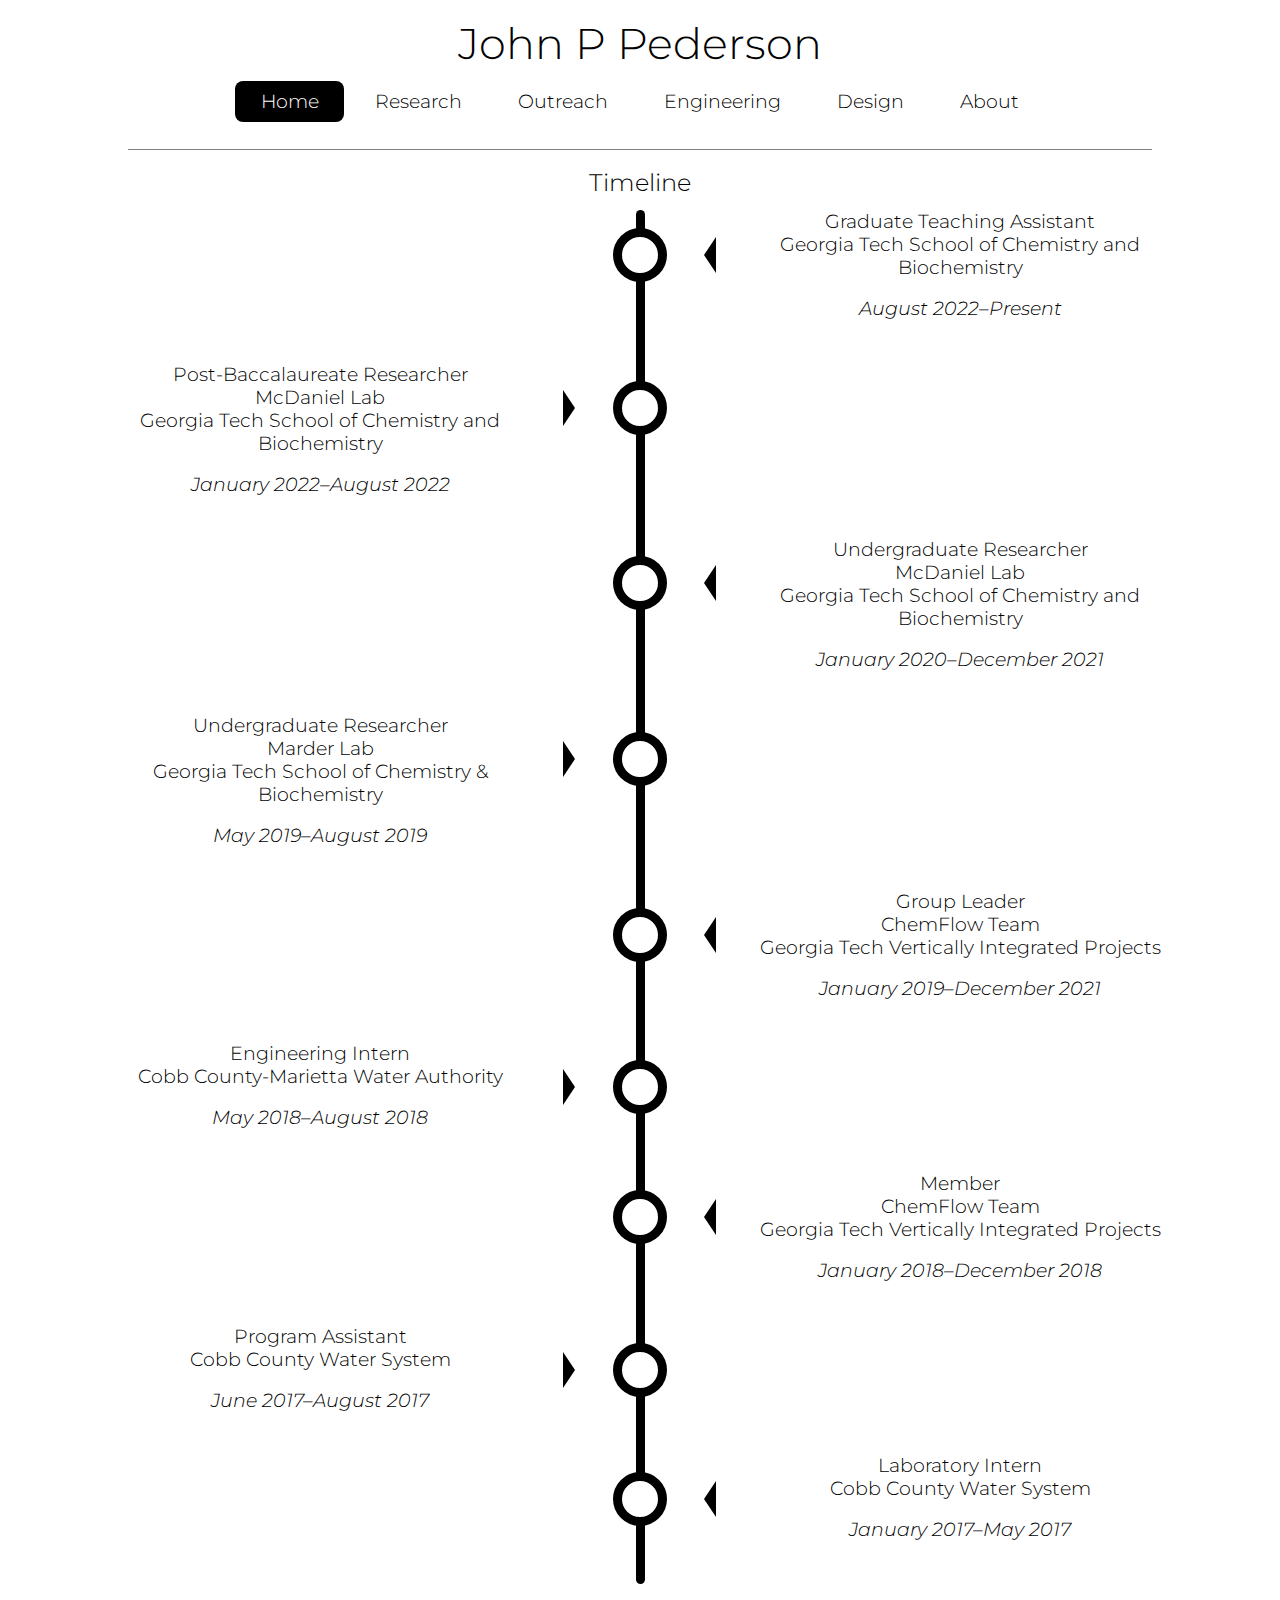
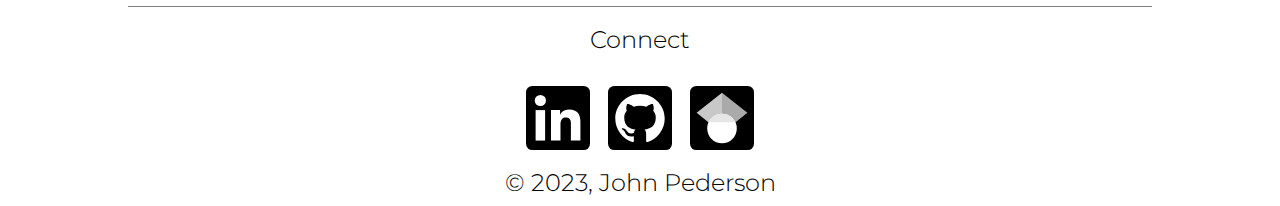
<file: index.html>
<!DOCTYPE html>
<html lang="en">
    <head>
        <meta charset="utf-8">
        <title>John P Pederson Portfolio</title>
        <link media="screen and (orientation:portrait)"
            href="styles/main_narrow.css" type="text/css" rel="stylesheet">
        <link media="screen and (orientation:landscape)" href="styles/main.css"
            type="text/css" rel="stylesheet">
    </head>
    <body>
        <div class="wrapper">
            <div class="header">
                <h1>John P Pederson</h1>
                <div class="menu">
                    <div class="menu_items">
                        <a href="index.html" style="text-decoration:none" class="current_page">Home</a>
                        <a href="research.html" style="text-decoration:none">Research</a>
                        <a href="outreach.html" style="text-decoration:none">Outreach</a>
                        <a href="engineering.html" style="text-decoration:none">Engineering</a>
                        <a href="design.html" style="text-decoration:none">Design</a>
                        <a href="about.html" style="text-decoration:none">About</a>
                    </div>
                </div>
            </div>
            <div class="bio">
                <hr>
            </div>
            <h3>Timeline</h3>
            <div class="timeline">
                <div class="container right">
                    <div class="content">
                        <span class="hover" data-hover="In addition to his grading, recitation, and 
                        office hours responsibilities, John wanted to make organic chemistry even 
                        more accessible to his students. He did this by designing motivated diagrams 
                        explaining concepts that caused confusion. He also gave lecture to a class of 
                        170 students and lead the proctoring team through several exams.">
                            <h4>Graduate Teaching Assistant<br>Georgia Tech School of Chemistry and
                            Biochemistry</h4>
                            <h5>August 2022&ndash;Present</h5>
                        </span>
                    </div>
                </div>
                <div class="container left">
                    <div class="content">
                        <span class="hover" data-hover="After graduating from Georgia Tech with his 
                        B.S. ChBE, John continued to develop the QM/MM/PME method that he had worked on 
                        as an undergraduate. He published a first-author paper describing the method for 
                        single-point energy calculations, and he started to implement analytical force 
                        evaluations so that full simulations could be run with the method. He also 
                        optimized C++ code in Psi4, a popular quantum chemistry package, for UKS 
                        computations, leading to a 7x speedup for small molecules.">
                            <h4>Post-Baccalaureate Researcher<br>McDaniel Lab<br>Georgia Tech School
                            of Chemistry and Biochemistry</h4>
                            <h5>January 2022&ndash;August 2022</h5>
                        </span>
                    </div>
                </div>
                <div class="container right">
                    <div class="content">
                        <span class="hover" data-hover="John started his work in computational chemistry 
                        having no formal understanding of quantum mechanics, statistical mechanics, or 
                        molecular dynamics, although his education as a chemical engineer helped him to 
                        pick up these new frameworks and formalisms quickly. He began work on his own 
                        project developing a new hybrid quantum mechanics/molecular mechanics (QM/MM) method 
                        which incorporated long-range electrostatics directly into the QM computation: 
                        QM/MM/PME. His development of this accurate and efficient multiscale model was driven 
                        by a desire to make safe and sustainable electrochemistry more accessible.">
                            <h4>Undergraduate Researcher<br>McDaniel Lab<br>Georgia Tech School of
                            Chemistry and Biochemistry</h4>
                            <h5>January 2020&ndash;December 2021</h5>
                        </span>
                    </div>
                </div>
                <div class="container left">
                    <div class="content">
                        <span class="hover" data-hover="In his second summer at Georgia Tech, John became 
                        an undergraduate researcher for Professor Seth Marder, where he helped design a 
                        multistep synthesis for a novel electrochromic compound. In this role, he performed 
                        myriad methods of separation (solvent-solvent extraction), isolation (column 
                        chromatography), purification (rotovap, vacuum evaporation, recrystallization), and 
                        characterization (TLC, NMR).">
                            <h4>Undergraduate Researcher<br>Marder Lab<br>Georgia Tech School of
                            Chemistry & Biochemistry</h4>
                            <h5>May 2019&ndash;August 2019</h5>
                        </span>
                    </div>
                </div>
                <div class="container right">
                    <div class="content">
                        <span class="hover" data-hover="After two semesters with the ChemFlow Team, John took 
                        on a leadership role in the propranolol project. He trained 8 new team members and 
                        undergraduate researchers in laboratory protocols and helped to supervise optimization 
                        of the standard batch reaction. He also designed and presented a poster describing the 
                        team's research at the 2019 National Conference on Undergraduate Research in Kennesaw, 
                        Georgia. He present this research at numerous recruitment events and at a 
                        reception for the College of Engineering Advisory Board.">
                            <h4>Group Leader<br>ChemFlow Team<br>Georgia Tech Vertically Integrated Projects</h4>
                            <h5>January 2019&ndash;December 2021</h5>
                        </span>
                    </div>
                </div>
                <div class="container left">
                    <div class="content">
                        <span class="hover" data-hover="After his first year at Georgia Tech, John became a summer 
                        engineering intern at the Cobb County-Marietta Water Authority, where he developed a machine 
                        learning algorithm to predict daily water demand to within 4% accuracy for system capable of 
                        producing 172 million gallons daily. Additionally, he created an application to generate 
                        interactive 3D graphs to visualize water quality throughout plant processes, created a 
                        Microsoft Access database of diurnal demand data, and curated countywide blow-off valve data 
                        using GIS and as-built drawings for a valve replacement program.">
                            <h4>Engineering Intern<br>Cobb County-Marietta Water Authority</h4>
                            <h5>May 2018&ndash;August 2018</h5>
                        </span>
                    </div>
                </div>
                <div class="container right">
                    <div class="content">
                        <span class="hover" data-hover="In his second semester at Georgia Tech, John joined the ChemFlow 
                        Team, a peer-led independent research team which focuses on adapting industrial batch reactions 
                        to safer and greener flow operation. In this capacity, John learned to operate flow reactor pumps, 
                        prepare synthetic reagents, and perform batch reactions for the protonation of diphenyldiazomethane 
                        with benzoic acids. He also helped to spearhead a project adapting the synthesis of propranolol 
                        to in-flow operation.">
                            <h4>Member<br>ChemFlow Team<br>Georgia Tech Vertically Integrated Projects</h4>
                            <h5>January 2018&ndash;December 2018</h5>
                        </span>
                    </div>
                </div>
                <div class="container left">
                    <div class="content">
                        <span class="hover" data-hover="After graduating high school, John continued working at the Cobb 
                        County Water System in a laboratory role. As program assistant, John performed water quality tests 
                        on wastewater, stormwater, stream water, and industrial discharge samples. In addition to the tests 
                        that he learned to perform as an intern, he learned to perform dissolved oxygen and TLV tests and 
                        how to prepare dechlorinating solution and fecal coliform culture medium. John also performed monthly 
                        fire and chemical safety inspections, equipment calibrations, and quality control documentation for 
                        the solids laboratory. He also trained and supervised 2 interns in the solids laboratory.">
                            <h4>Program Assistant<br>Cobb County Water System</h4>
                            <h5>June 2017&ndash;August 2017</h5>
                        </span>
                    </div>
                </div>
                <div class="container right">
                    <div class="content">
                        <span class="hover" data-hover="John worked as a laboratory intern at the Cobb County Water System, 
                        where he learned to perform water quality tests, such as conductivity, pH, TSS, turbidity, and 
                        fecal coliform. He performed these tests on stormwater and stream water samples, and he also 
                        participated in sampling events in the field. John also performed a statistical investigation of 
                        wastewater metals content using non-parametric tests of difference.">
                            <h4>Laboratory Intern<br>Cobb County Water System</h4>
                            <h5>January 2017&ndash;May 2017</h5>
                        </span>
                    </div>
                </div>
            </div>
            <div class="footer">
                <hr>
                <h3>Connect</h3>
                <div class="social_media">
                    <a href="https://www.linkedin.com/in/johnppederson/" target="_blank"><img class="svg" src="assets/linkedin.svg" alt="LinkedIn link"></a>
                    <a href="https://github.com/johnppederson" target="_blank"><img class="svg" src="assets/github.svg" alt="GitHub link"></a>
                    <a href="https://scholar.google.com/citations?user=TrhHzIwAAAAJ&hl=en" target="_blank"><img class="svg" src="assets/google_scholar.svg" alt="Google Scholar link"></a>
                </div>
                <h2>&copy; 2023, John Pederson</h2>
            </div>
        </div>
    </body>
    <!--<script src="scripts/main.js" type="text/javascript"></script>-->
</html>
</file>
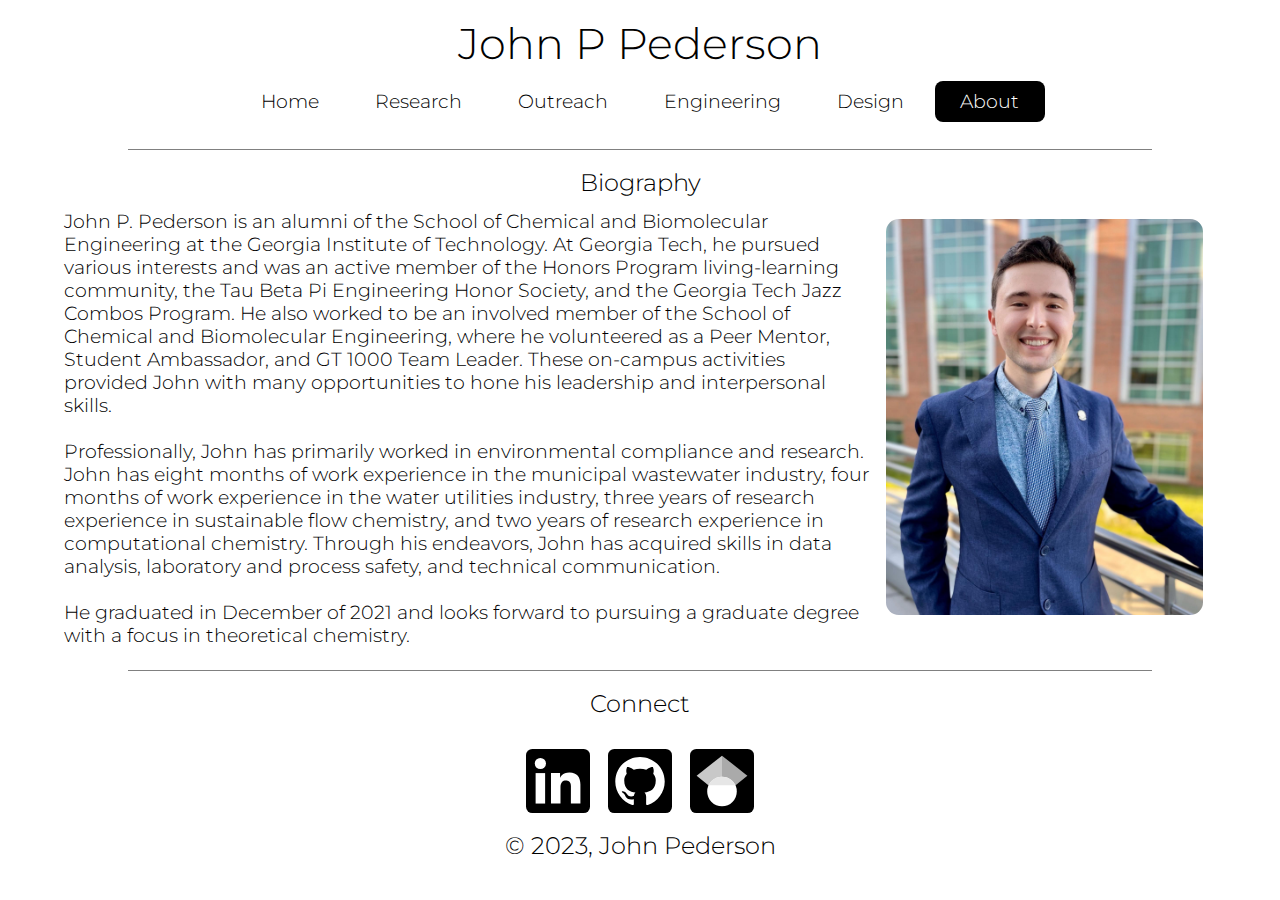
<file: about.html>
<!DOCTYPE html>
<html lang="en">
    <head>
        <meta charset="utf-8">
        <title>John P Pederson Portfolio</title>
        <link media="screen and (orientation:portrait)"
            href="styles/main_narrow.css" type="text/css" rel="stylesheet">
        <link media="screen and (orientation:landscape)" href="styles/main.css"
            type="text/css" rel="stylesheet">
    </head>
    <body>
        <div class="wrapper">
            <div class="header">
                <h1>John P Pederson</h1>
                <div class="menu">
                    <div class="menu_items">
                        <a href="index.html" style="text-decoration:none">Home</a>
                        <a href="research.html" style="text-decoration:none">Research</a>
                        <a href="outreach.html" style="text-decoration:none">Outreach</a>
                        <a href="engineering.html" style="text-decoration:none">Engineering</a>
                        <a href="design.html" style="text-decoration:none">Design</a>
                        <a href="about.html" style="text-decoration:none" class="current_page">About</a>
                    </div>
                </div>
            </div>
            <div class="bio">
                <hr>
                <h3>Biography</h3>
                <p>
                    <img class="portrait" src="assets/portrait.JPG" align="right">
                    John P. Pederson is an alumni of the School of Chemical and Biomolecular 
                    Engineering at the Georgia Institute of Technology. At Georgia Tech, he pursued
                    various interests and was an active member of the Honors Program living-learning
                    community, the Tau Beta Pi Engineering Honor Society, and the Georgia Tech Jazz
                    Combos Program. He also worked to be an involved member of the School of Chemical
                    and Biomolecular Engineering, where he volunteered as a Peer Mentor, Student
                    Ambassador, and GT 1000 Team Leader. These on-campus activities provided John
                    with many opportunities to hone his leadership and interpersonal skills.
                    <br><br>
                    Professionally, John has primarily worked in environmental compliance and
                    research. John has eight months of work experience in the municipal wastewater
                    industry, four months of work experience in the water utilities industry, three
                    years of research experience in sustainable flow chemistry, and two years of
                    research experience in computational chemistry. Through his endeavors, John has
                    acquired skills in data analysis, laboratory and process safety, and technical
                    communication. 
                    <br><br>
                    He graduated in December of 2021 and looks forward to pursuing a graduate degree
                    with a focus in theoretical chemistry.
                </p>
            </div>
            <div class="footer">
                <hr>
                <h3>Connect</h3>
                <div class="social_media">
                    <a href="https://www.linkedin.com/in/johnppederson/" target="_blank"><img class="svg" src="assets/linkedin.svg" alt="LinkedIn link"></a>
                    <a href="https://github.com/johnppederson" target="_blank"><img class="svg" src="assets/github.svg" alt="GitHub link"></a>
                    <a href="https://scholar.google.com/citations?user=TrhHzIwAAAAJ&hl=en" target="_blank"><img class="svg" src="assets/google_scholar.svg" alt="Google Scholar link"></a>
                </div>
                <h2>&copy; 2023, John Pederson</h2>
            </div>
        </div>
    </body>
    <!--<script src="scripts/main.js" type="text/javascript"></script>-->
</html>
</file>
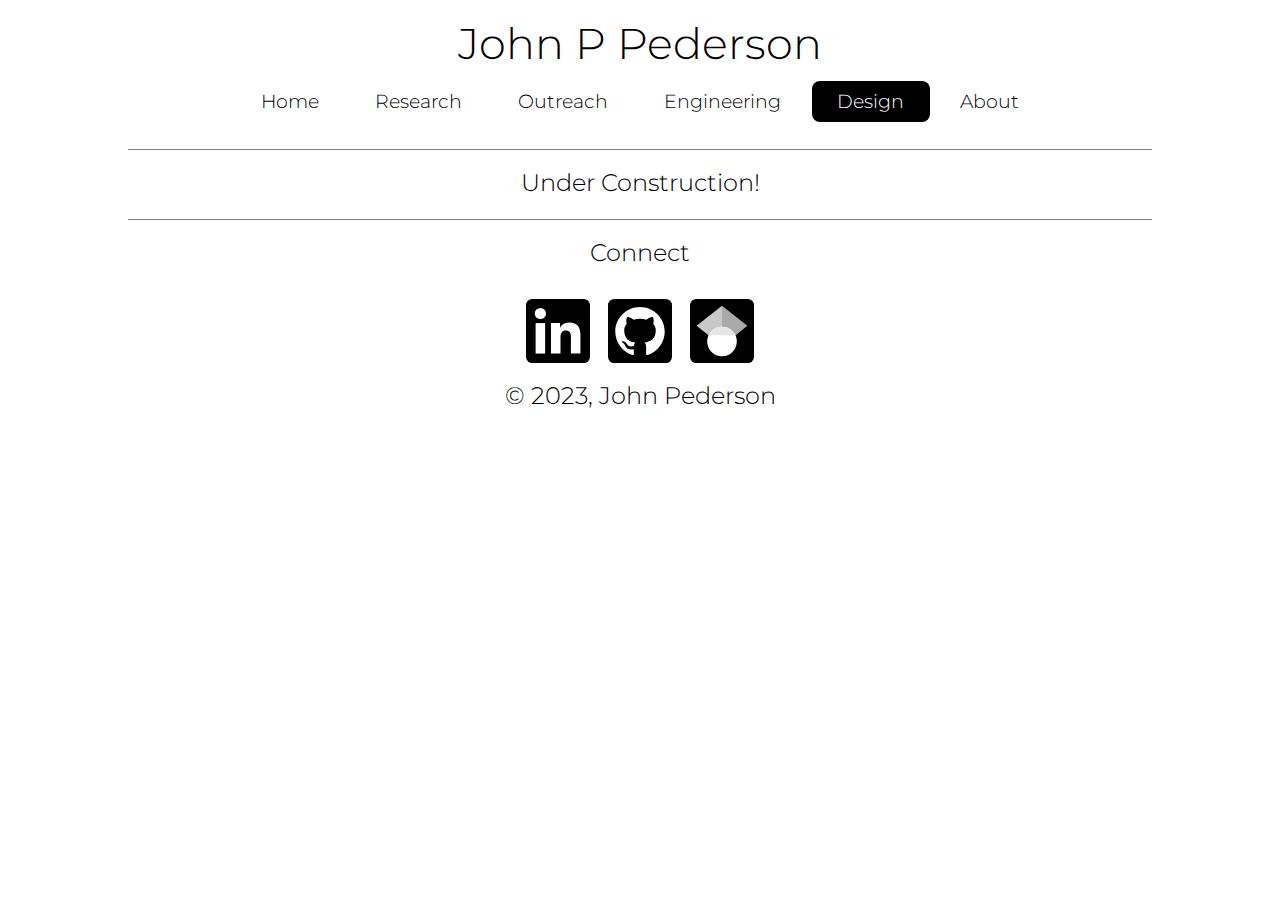
<file: design.html>
<!DOCTYPE html>
<html lang="en">
    <head>
        <meta charset="utf-8">
        <title>John P Pederson Portfolio</title>
        <link media="screen and (orientation:portrait)"
            href="styles/main_narrow.css" type="text/css" rel="stylesheet">
        <link media="screen and (orientation:landscape)" href="styles/main.css"
            type="text/css" rel="stylesheet">
    </head>
    <body>
        <div class="wrapper">
            <div class="header">
                <h1>John P Pederson</h1>
                <div class="menu">
                    <div class="menu_items">
                        <a href="index.html" style="text-decoration:none">Home</a>
                        <a href="research.html" style="text-decoration:none">Research</a>
                        <a href="outreach.html" style="text-decoration:none">Outreach</a>
                        <a href="engineering.html" style="text-decoration:none">Engineering</a>
                        <a href="design.html" style="text-decoration:none" class="current_page">Design</a>
                        <a href="about.html" style="text-decoration:none">About</a>
                    </div>
                </div>
            </div>
            <div class="bio">
                <hr>
                <h3>Under Construction!</h3>
            </div>
            <div class="footer">
                <hr>
                <h3>Connect</h3>
                <div class="social_media">
                    <a href="https://www.linkedin.com/in/johnppederson/" target="_blank"><img class="svg" src="assets/linkedin.svg" alt="LinkedIn link"></a>
                    <a href="https://github.com/johnppederson" target="_blank"><img class="svg" src="assets/github.svg" alt="GitHub link"></a>
                    <a href="https://scholar.google.com/citations?user=TrhHzIwAAAAJ&hl=en" target="_blank"><img class="svg" src="assets/google_scholar.svg" alt="Google Scholar link"></a>
                </div>
                <h2>&copy; 2023, John Pederson</h2>
            </div>
        </div>
    </body>
    <!--<script src="scripts/main.js" type="text/javascript"></script>-->
</html>
</file>
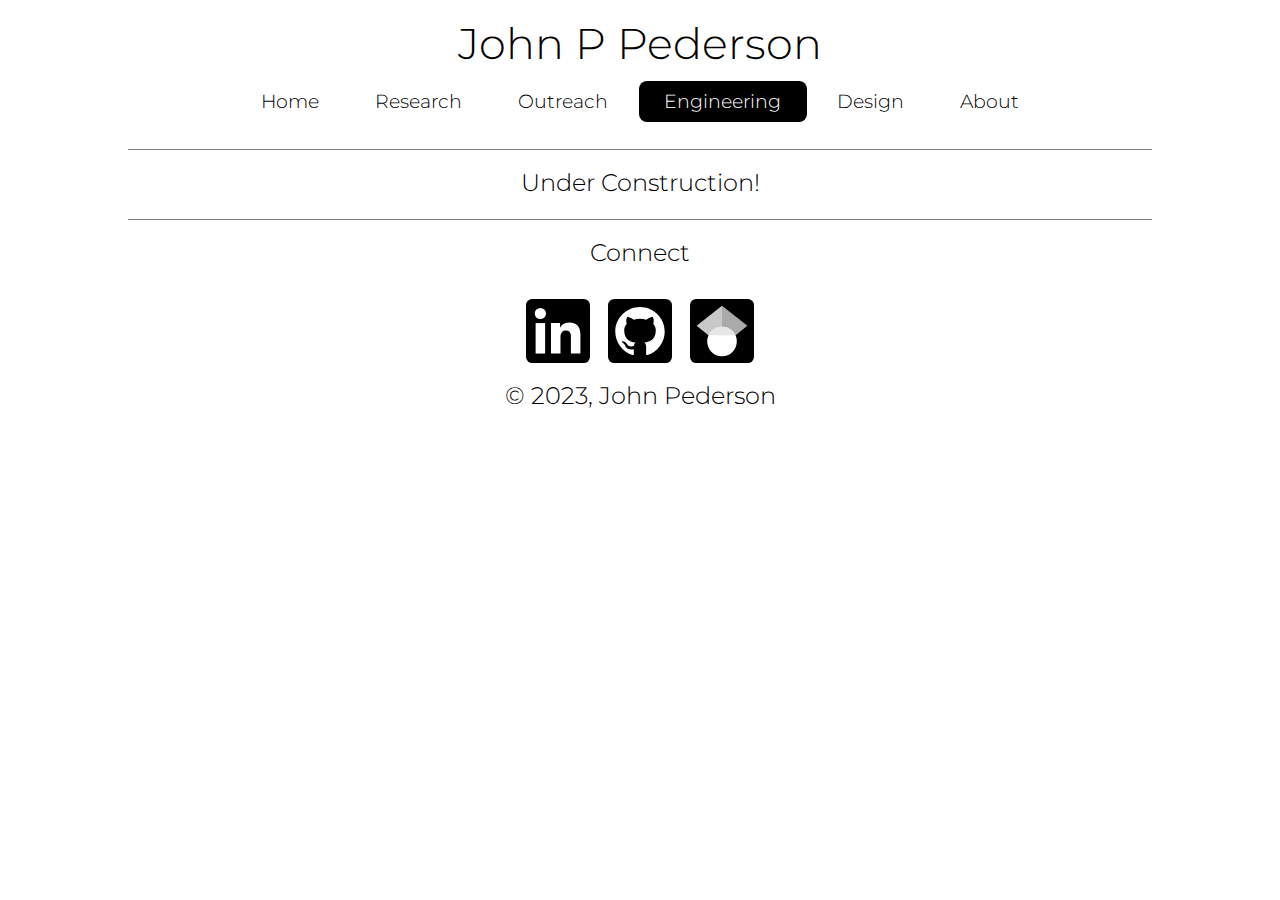
<file: engineering.html>
<!DOCTYPE html>
<html lang="en">
    <head>
        <meta charset="utf-8">
        <title>John P Pederson Portfolio</title>
        <link media="screen and (orientation:portrait)"
            href="styles/main_narrow.css" type="text/css" rel="stylesheet">
        <link media="screen and (orientation:landscape)" href="styles/main.css"
            type="text/css" rel="stylesheet">
    </head>
    <body>
        <div class="wrapper">
            <div class="header">
                <h1>John P Pederson</h1>
                <div class="menu">
                    <div class="menu_items">
                        <a href="index.html" style="text-decoration:none">Home</a>
                        <a href="research.html" style="text-decoration:none">Research</a>
                        <a href="outreach.html" style="text-decoration:none">Outreach</a>
                        <a href="engineering.html" style="text-decoration:none" class="current_page">Engineering</a>
                        <a href="design.html" style="text-decoration:none">Design</a>
                        <a href="about.html" style="text-decoration:none">About</a>
                    </div>
                </div>
            </div>
            <div class="bio">
                <hr>
                <h3>Under Construction!</h3>
            </div>
            <div class="footer">
                <hr>
                <h3>Connect</h3>
                <div class="social_media">
                    <a href="https://www.linkedin.com/in/johnppederson/" target="_blank"><img class="svg" src="assets/linkedin.svg" alt="LinkedIn link"></a>
                    <a href="https://github.com/johnppederson" target="_blank"><img class="svg" src="assets/github.svg" alt="GitHub link"></a>
                    <a href="https://scholar.google.com/citations?user=TrhHzIwAAAAJ&hl=en" target="_blank"><img class="svg" src="assets/google_scholar.svg" alt="Google Scholar link"></a>
                </div>
                <h2>&copy; 2023, John Pederson</h2>
            </div>
        </div>
    </body>
    <!--<script src="scripts/main.js" type="text/javascript"></script>-->
</html>
</file>
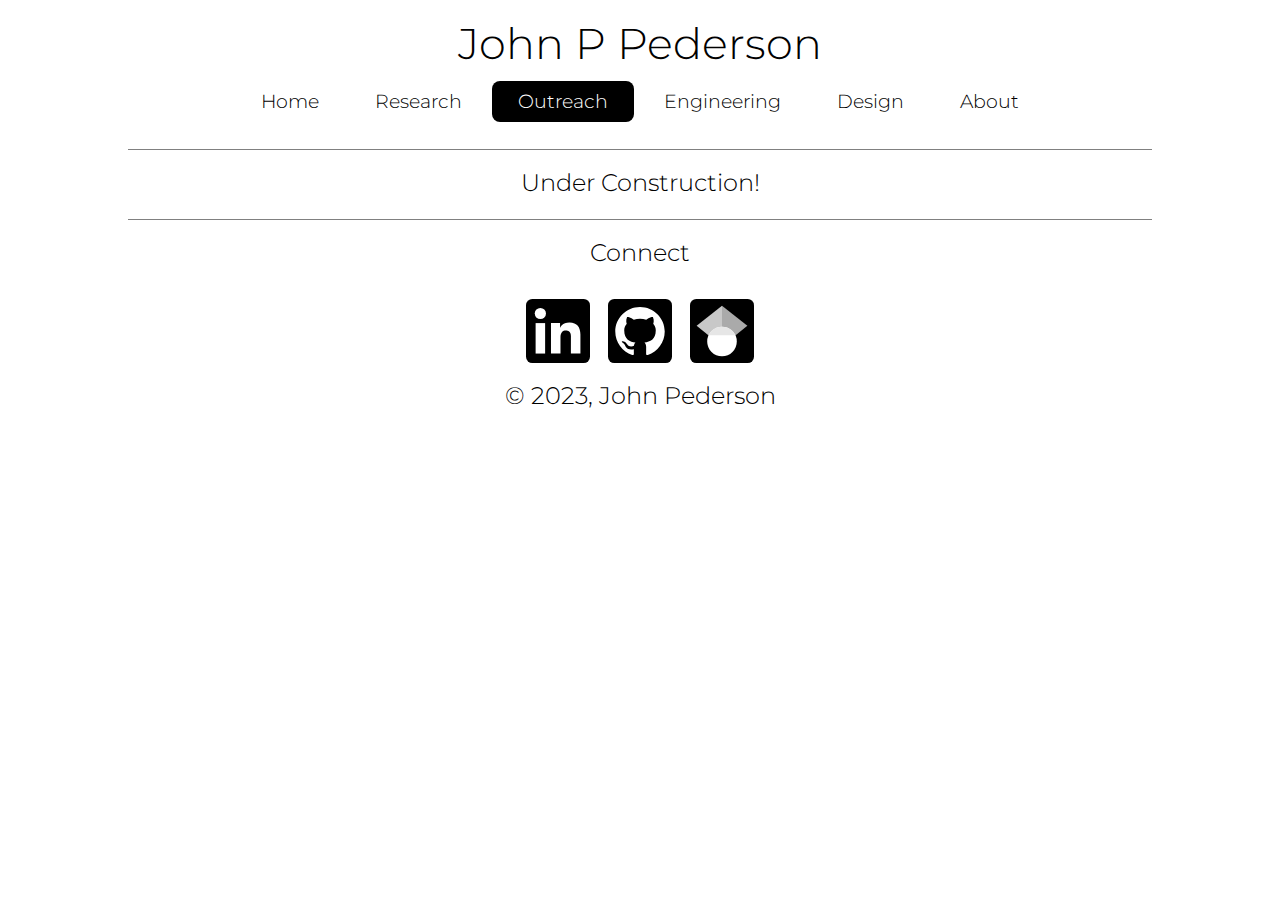
<file: outreach.html>
<!DOCTYPE html>
<html lang="en">
    <head>
        <meta charset="utf-8">
        <title>John P Pederson Portfolio</title>
        <link media="screen and (orientation:portrait)"
            href="styles/main_narrow.css" type="text/css" rel="stylesheet">
        <link media="screen and (orientation:landscape)" href="styles/main.css"
            type="text/css" rel="stylesheet">
    </head>
    <body>
        <div class="wrapper">
            <div class="header">
                <h1>John P Pederson</h1>
                <div class="menu">
                    <div class="menu_items">
                        <a href="index.html" style="text-decoration:none">Home</a>
                        <a href="research.html" style="text-decoration:none">Research</a>
                        <a href="outreach.html" style="text-decoration:none" class="current_page">Outreach</a>
                        <a href="engineering.html" style="text-decoration:none">Engineering</a>
                        <a href="design.html" style="text-decoration:none">Design</a>
                        <a href="about.html" style="text-decoration:none">About</a>
                    </div>
                </div>
            </div>
            <div class="bio">
                <hr>
                <h3>Under Construction!</h3>
            </div>
            <div class="footer">
                <hr>
                <h3>Connect</h3>
                <div class="social_media">
                    <a href="https://www.linkedin.com/in/johnppederson/" target="_blank"><img class="svg" src="assets/linkedin.svg" alt="LinkedIn link"></a>
                    <a href="https://github.com/johnppederson" target="_blank"><img class="svg" src="assets/github.svg" alt="GitHub link"></a>
                    <a href="https://scholar.google.com/citations?user=TrhHzIwAAAAJ&hl=en" target="_blank"><img class="svg" src="assets/google_scholar.svg" alt="Google Scholar link"></a>
                </div>
                <h2>&copy; 2023, John Pederson</h2>
            </div>
        </div>
    </body>
    <!--<script src="scripts/main.js" type="text/javascript"></script>-->
</html>
</file>
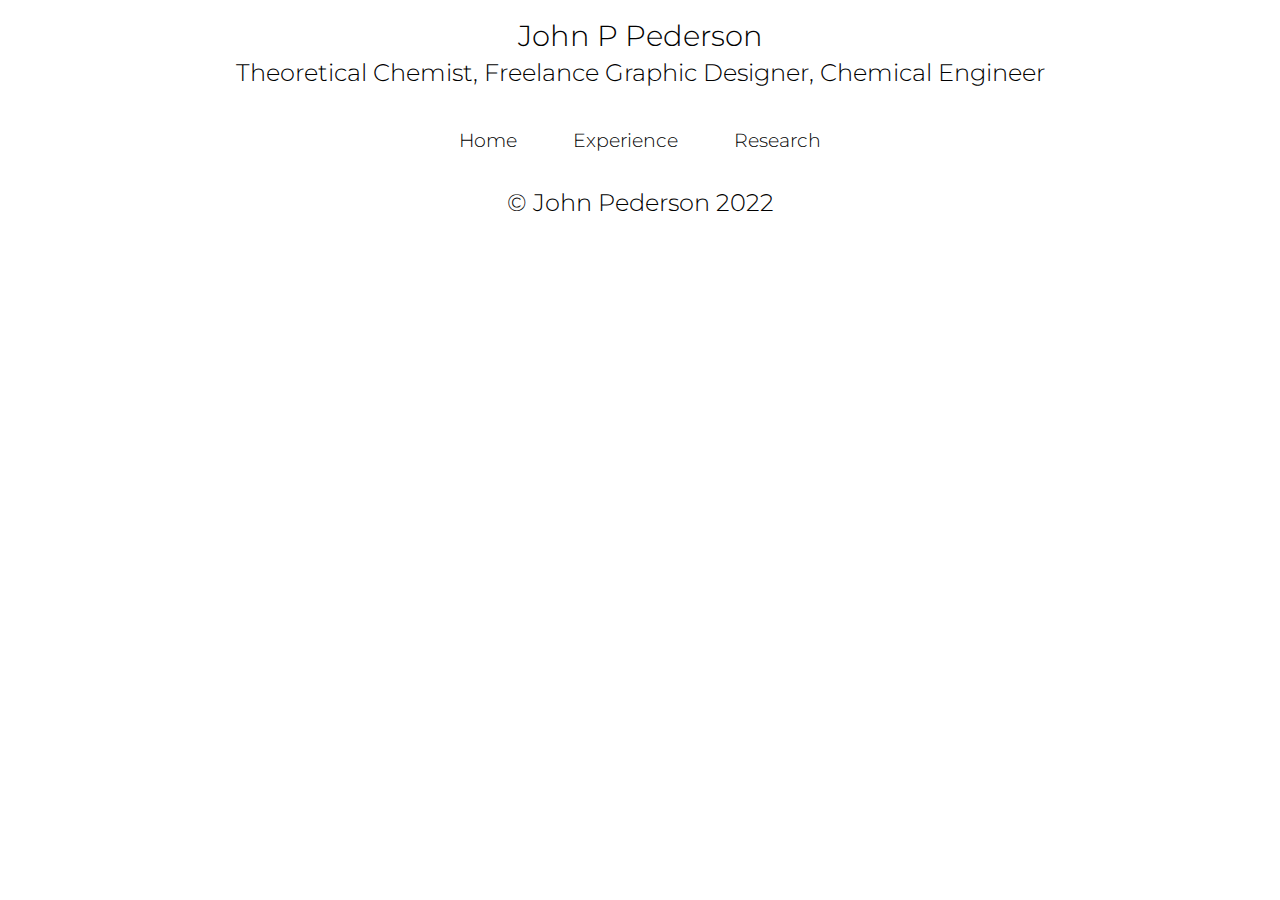
<file: research.html>
<!DOCTYPE html>
<html lang="en">
    <head>
        <meta charset="utf-8">
        <title>John P Pederson Portfolio</title>
        <link media="screen and (max-width:600px)" href="" type="text/css" rel="stylesheet">
        <link media="screen and (min-width:601px)" href="styles/main.css" type="text/css" rel="stylesheet">
    </head>
    <body>
        <div class="wrapper">
            <div class="header">
                <h1>John P Pederson</h1>
                <h2>Theoretical Chemist, Freelance Graphic Designer, Chemical Engineer</h2>
                <div class="menu">
                    <button onclick="clicked();"></button>
                    <div class="menu_items">
                        <a href="index.html" style="text-decoration:none">Home</a>
                        <a href="experience.html" style="text-decoration:none">Experience</a>
                        <a href="research.html" style="text-decoration:none">Research</a>
                    </div>
                </div>
            </div>
            <div class="timeline">
                <div class="container_left">
                    <div class="content">
                        <h2></h2>
                        <p></p>
                    </div>
                </div>
                <div class="container_right">
                    <div class="content">
                    </div>
                </div>
            </div>
            <div class="footer">
                <div class="social_media">
                </div>
                <h2>&copy; John Pederson 2022</h2>
            </div>
        </div>
    </body>
    <script src="scripts/main.js" type="text/javascript"></script>
</html>
</file>
<file: styles/main_narrow.css>
/********************/
/*PRIMARY STYLESHEET*/
/********************/

/*importing external assets*/
@import url('https://fonts.googleapis.com/css2?family=Montserrat&display=swap');

/*defining variables to be used throughout document*/
:root {
    --width: 100vw;
    --text-col: rgb(0,0,0);
    --curr-col: rgb(255,255,255);
    --hover-col: rgb(100,100,100);
}

/*setting default formatting*/
* {
    margin: 0;
    padding: 0;
    border: 0;
    outline: 0;
    font-size: 14pt;
    vertical-align: middle;
    text-align: left;
    background-color: transparent;
    font-family: 'Montserrat';
    font-weight: 300;
    color: var(--text-col)
    transition-timing-function: linear;
    transition-duration: 0.5s;
}

/*defining element formatting*/
/*****************************/

body {
    height: 100%;
    width: var(--width);
    overflow-x: hidden;
}

h1 {
    font-size: 32pt;
    margin: 2vh 0vw 0.5vh 0vw;
    text-align: center;
}

h2 {
    font-size: 18pt;
    margin: 0vh 0vw 1vh 0vw;
    text-align: center;
}

h3 {
    font-size: 18pt;
    margin: 2vh 0vw 1.5vh 0vw;
    text-align: center;
}

h4 {
    text-align: center;
}

h5 {
    font-style: italic;
    margin: 2vh 0vw 2vh 0vw;
    text-align: center;
}

a {
    text-align: center;
}

p {
    /*margin: 1vh 0vw 1vh 0vw;*/
}

hr {
    background-color: gray;
    height: 1px;
    border: none;
    margin: 2.5vh 5vw 1vh 5vw;
}

button {
    margin: 0 0 0 0;
}

/*defining class formatting*/
/***************************/


.header {
    /*position: sticky;
    background-color: white;
    top: 0;*/
    padding: 0vh 5vw 0vh 5vw;
}

.bio {
    padding: 0vh 5vw 0vh 5vw;
}

.footer {
    padding: 0vh 5vw 0vh 5vw;
}

.menu {
    margin: 2vh 0vw 4vh 0vw;
}

.menu_items {
    text-align: center;
}

.menu_items a {
    padding: 1vh 2vw 1vh 2vw;
    border-radius: 6pt;
}

.menu_items a:hover {
    background-color: var(--hover-col);
    color: var(--curr-col);
}

.current_page {
    background-color: var(--text-col);
    color: var(--curr-col);
}

.social_media {
    text-align: center;
}

.portrait {
    width: 35.2vh;
    height: 44vh;
    border-radius: 1vw;
    margin: 1vh 1vw 1vh 1vw;
}

.svg {
    width: 5vw;
    height: 5vw;
    margin: 2vh 0.5vw 2vh 0.5vw;
}

/*defining timeline formatting*/
/******************************/

.timeline {
    position: relative;
    width: 100vw;
    margin: 1vh 0 0 0;
}

/* The actual timeline (the vertical ruler) */
.timeline::after {
    content: '';
    position: absolute;
    width: 1vh;
    border-radius: 1vh;
    background-color: black;
    top: 0;
    bottom: 0;
    left: 50vw;
    margin-left: -0.5vh;
}

/* Container around content */
.container {
    position: relative;
    width: 50vw;
}

/* The circles on the timeline */
.container::after {
    content: ' ';
    position: absolute;
    width: 4vh;
    height: 4vh;
    left: 50vw;
    margin-left: -3vh;
    background-color: white;
    border: 1vh solid black;
    top: 2vh;
    border-radius: 50%;
    z-index: 1;
}

/* Place the container to the left */
.left {
    left: 0vw;
}

/* Place the container to the right */
.right {
    left: 50vw;
}

/* Add arrows to the left container (pointing right) */
.left::before {
    content: " ";
    height: 0;
    position: absolute;
    top: 3vh;
    width: 0;
    z-index: 1;
    left: 50vw;
    margin-left: -6vw;
    border: medium solid black;
    border-width: 2vh 0 2vh 1vw;
    border-color: transparent transparent transparent black;
}

/* Add arrows to the right container (pointing left) */
.right::before {
    content: " ";
    height: 0;
    position: absolute;
    top: 3vh;
    width: 0;
    z-index: 1;
    left: 0vw;
    margin-left: 5vw;
    border: medium solid black;
    border-width: 2vh 1vw 2vh 0;
    border-color: transparent black transparent transparent;
}

/* Fix the circle for containers on the right side */
.right::after {
    left: 0vw;
}

/* The actual content */
.content {
    background-color: inherit;
    position: relative;
    width: 35vw;
    margin: 0 7.5vw 0 7.5vw;
    border-radius: 0.5vw;
}

.hover:after {
    content: attr(data-hover);
    visibility: hidden;
    opacity: 0;
    font-size: 0pt;
    transition: font-size 0.2s linear 0.0s, opacity 0.5s linear 0.2s;
}

.hover:hover:after {
    opacity: 1;
    visibility: visible;
    font-size: 14pt;
}
</file>
<file: styles/main.css>
/********************/
/*PRIMARY STYLESHEET*/
/********************/

/*importing external assets*/
@import url('https://fonts.googleapis.com/css2?family=Montserrat&display=swap');

/*defining variables to be used throughout document*/
:root {
    --width: 100vw;
    --text-col: rgb(0,0,0);
    --curr-col: rgb(255,255,255);
    --hover-col: rgb(100,100,100);
}

/*setting default formatting*/
* {
    margin: 0;
    padding: 0;
    border: 0;
    outline: 0;
    font-size: 14pt;
    vertical-align: middle;
    text-align: left;
    background-color: transparent;
    font-family: 'Montserrat';
    font-weight: 300;
    color: var(--text-col)
    transition-timing-function: linear;
    transition-duration: 0.5s;
}

/*defining element formatting*/
/*****************************/

body {
    height: 100%;
    width: var(--width);
    overflow-x: hidden;
}

h1 {
    font-size: 32pt;
    margin: 2vh 0vw 0.5vh 0vw;
    text-align: center;
}

h2 {
    font-size: 18pt;
    margin: 0vh 0vw 1vh 0vw;
    text-align: center;
}

h3 {
    font-size: 18pt;
    margin: 2vh 0vw 1.5vh 0vw;
    text-align: center;
}

h4 {
    text-align: center;
}

h5 {
    font-style: italic;
    margin: 2vh 0vw 2vh 0vw;
    text-align: center;
}

a {
    text-align: center;
}

p {
    /*margin: 1vh 0vw 1vh 0vw;*/
}

hr {
    background-color: gray;
    height: 1px;
    border: none;
    margin: 2.5vh 5vw 1vh 5vw;
}

button {
    margin: 0 0 0 0;
}

/*defining class formatting*/
/***************************/


.header {
    /*position: sticky;
    background-color: white;
    top: 0;*/
    padding: 0vh 5vw 0vh 5vw;
}

.bio {
    padding: 0vh 5vw 0vh 5vw;
}

.footer {
    padding: 0vh 5vw 0vh 5vw;
}

.menu {
    margin: 2vh 0vw 4vh 0vw;
}

.menu_items {
    text-align: center;
}

.menu_items a {
    padding: 1vh 2vw 1vh 2vw;
    border-radius: 6pt;
}

.menu_items a:hover {
    background-color: var(--hover-col);
    color: var(--curr-col);
}

.current_page {
    background-color: var(--text-col);
    color: var(--curr-col);
}

.social_media {
    text-align: center;
}

.portrait {
    width: 35.2vh;
    height: 44vh;
    border-radius: 1vw;
    margin: 1vh 1vw 1vh 1vw;
}

.svg {
    width: 5vw;
    height: 5vw;
    margin: 2vh 0.5vw 2vh 0.5vw;
}

/*defining timeline formatting*/
/******************************/

.timeline {
    position: relative;
    width: 100vw;
    margin: 1vh 0 0 0;
}

/* The actual timeline (the vertical ruler) */
.timeline::after {
    content: '';
    position: absolute;
    width: 1vh;
    border-radius: 1vh;
    background-color: black;
    top: 0;
    bottom: 0;
    left: 50vw;
    margin-left: -0.5vh;
}

/* Container around content */
.container {
    position: relative;
    width: 50vw;
}

/* The circles on the timeline */
.container::after {
    content: ' ';
    position: absolute;
    width: 4vh;
    height: 4vh;
    left: 50vw;
    margin-left: -3vh;
    background-color: white;
    border: 1vh solid black;
    top: 2vh;
    border-radius: 50%;
    z-index: 1;
}

/* Place the container to the left */
.left {
    left: 0vw;
}

/* Place the container to the right */
.right {
    left: 50vw;
}

/* Add arrows to the left container (pointing right) */
.left::before {
    content: " ";
    height: 0;
    position: absolute;
    top: 3vh;
    width: 0;
    z-index: 1;
    left: 50vw;
    margin-left: -6vw;
    border: medium solid black;
    border-width: 2vh 0 2vh 1vw;
    border-color: transparent transparent transparent black;
}

/* Add arrows to the right container (pointing left) */
.right::before {
    content: " ";
    height: 0;
    position: absolute;
    top: 3vh;
    width: 0;
    z-index: 1;
    left: 0vw;
    margin-left: 5vw;
    border: medium solid black;
    border-width: 2vh 1vw 2vh 0;
    border-color: transparent black transparent transparent;
}

/* Fix the circle for containers on the right side */
.right::after {
    left: 0vw;
}

/* The actual content */
.content {
    background-color: inherit;
    position: relative;
    width: 35vw;
    margin: 0 7.5vw 0 7.5vw;
    border-radius: 0.5vw;
}

.hover:after {
    content: attr(data-hover);
    visibility: hidden;
    opacity: 0;
    font-size: 0pt;
    transition: font-size 0.2s linear 0.0s, opacity 0.5s linear 0.2s;
}

.hover:hover:after {
    opacity: 1;
    visibility: visible;
    font-size: 14pt;
}
</file>
